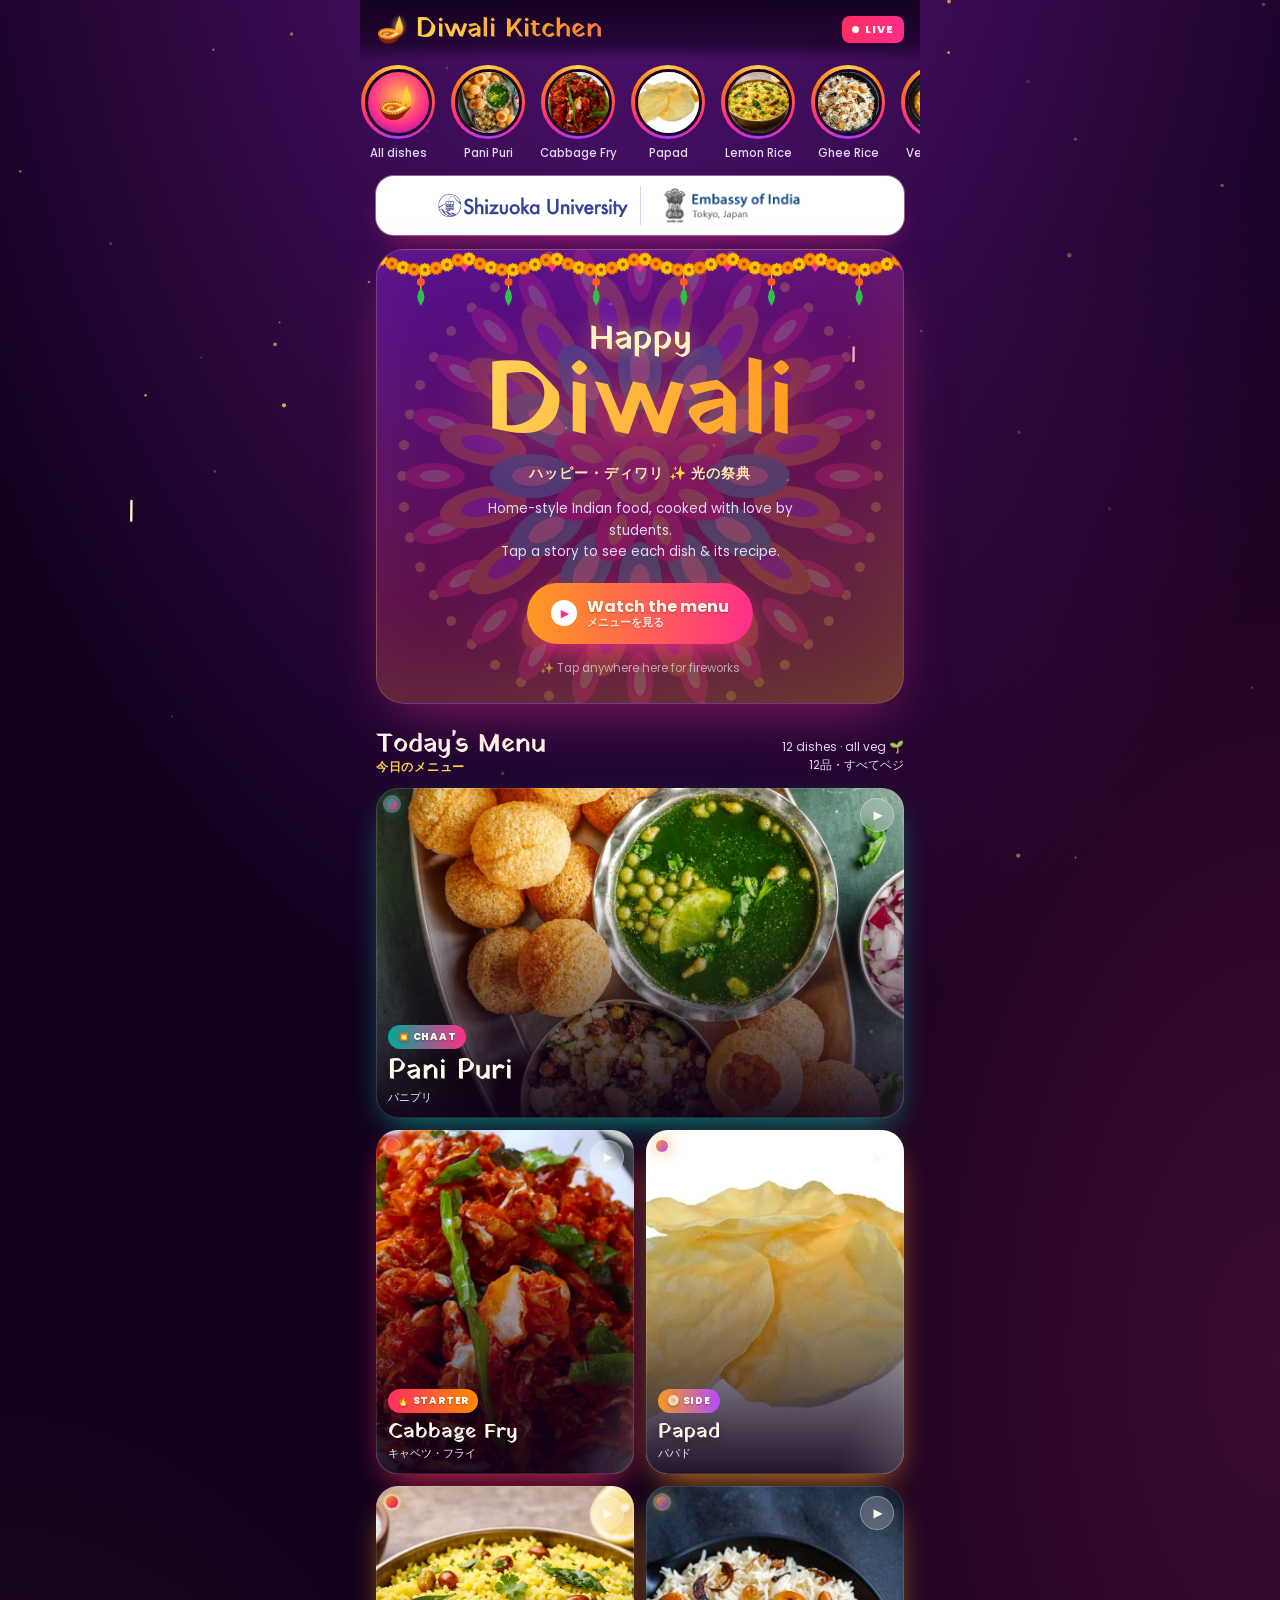
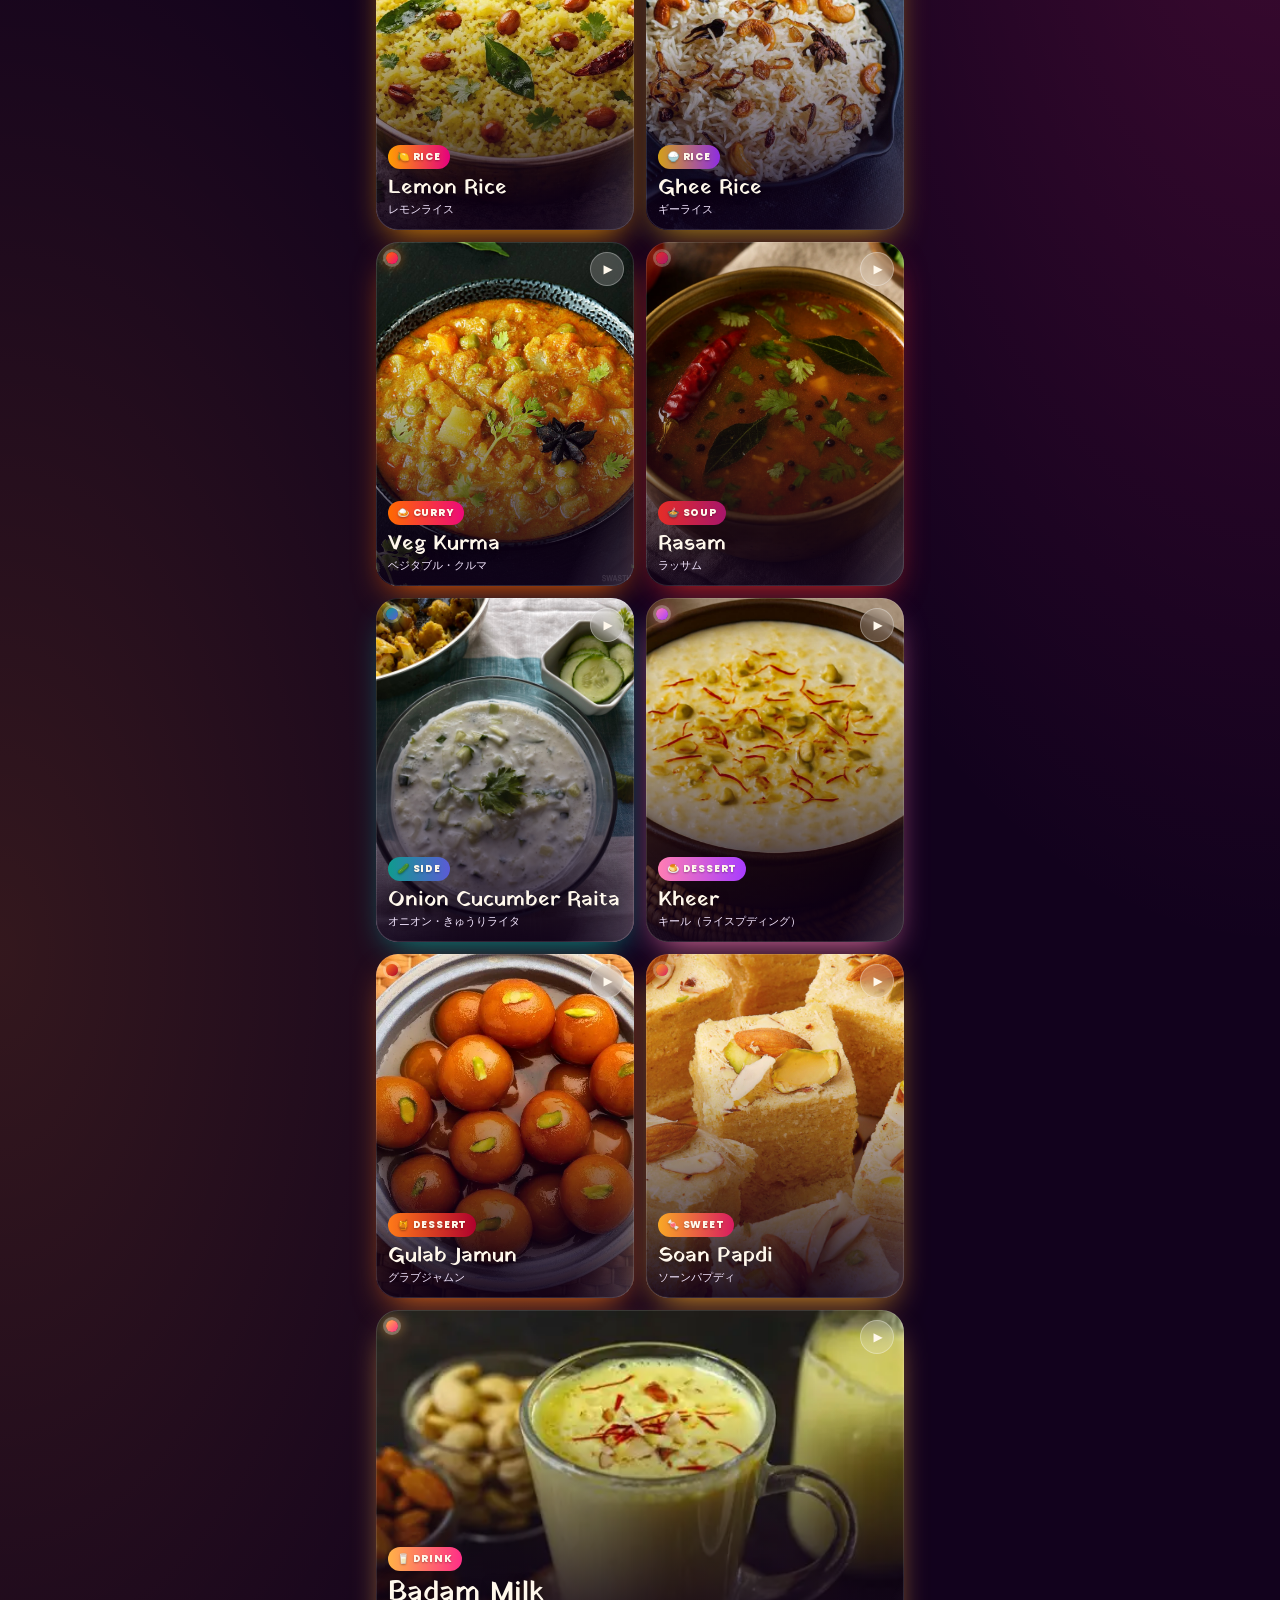
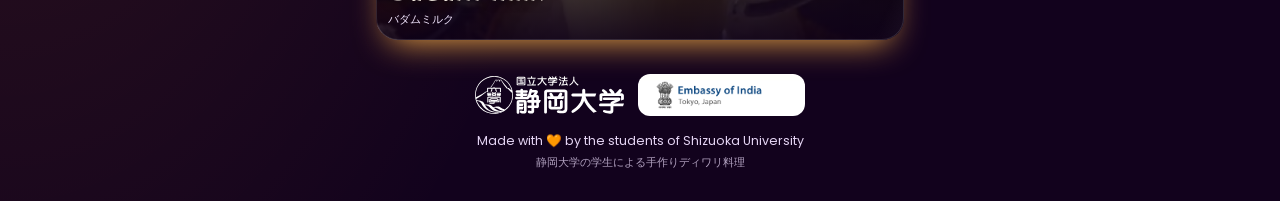
<file: index.html>
<!doctype html>
<html lang="en">
<head>
<meta charset="utf-8">
<meta name="viewport" content="width=device-width, initial-scale=1, viewport-fit=cover">
<meta name="theme-color" content="#14021f">
<meta name="description" content="Diwali Kitchen — the student-made Diwali food menu at Shizuoka University.">
<title>Diwali Kitchen · Menu</title>
<link rel="icon" href="data:image/svg+xml,<svg xmlns='http://www.w3.org/2000/svg' viewBox='0 0 100 100'><text y='.9em' font-size='90'>🪔</text></svg>">
<link rel="preconnect" href="https://fonts.googleapis.com">
<link rel="preconnect" href="https://fonts.gstatic.com" crossorigin>
<link href="https://fonts.googleapis.com/css2?family=Poppins:wght@400;500;600;700;800&family=Yatra+One&display=swap" rel="stylesheet">
<link rel="stylesheet" href="style.css">
</head>
<body>
<canvas id="sky" aria-hidden="true"></canvas>

<main class="home" id="home">
  <header class="topbar">
    <div class="logo"><span class="diya" aria-hidden="true">🪔</span><span class="logo-text" id="logoText">Diwali Kitchen</span></div>
    <span class="live"><i></i>LIVE</span>
  </header>

  <nav class="tray" id="tray" aria-label="Menu stories"></nav>

  <div class="partners">
    <img src="images/logos/su-wordmark.png" alt="Shizuoka University">
    <i aria-hidden="true"></i>
    <img src="images/logos/embassy-of-india.png" alt="Embassy of India, Tokyo, Japan">
  </div>

  <section class="hero" id="hero">
    <div class="toran" id="toran" aria-hidden="true"></div>
    <div class="rangoli" id="rangoli" aria-hidden="true"></div>
    <div class="hero-inner">
      <h1><span class="h-happy">Happy</span><span class="h-diwali">Diwali</span></h1>
      <p class="hero-jp">ハッピー・ディワリ ✨ 光の祭典</p>
      <p class="hero-sub">Home-style Indian food, cooked with love by students.<br>Tap a story to see each dish &amp; its recipe.</p>
      <button class="cta" id="watchAll"><span class="cta-play">▶</span><span class="cta-t">Watch the menu<small>メニューを見る</small></span></button>
      <p class="hero-hint">✨ Tap anywhere here for fireworks</p>
    </div>
  </section>

  <section class="menu">
    <div class="menu-head">
      <h2>Today's Menu <small>今日のメニュー</small></h2>
      <p id="count"></p>
    </div>
    <div class="grid" id="grid"></div>
  </section>

  <footer class="foot">
    <div class="foot-logos">
      <img class="f-su" src="images/logos/su-logo-white.svg" alt="Shizuoka University 静岡大学">
      <span class="f-emb"><img src="images/logos/embassy-of-india.png" alt="Embassy of India, Tokyo, Japan"></span>
    </div>
    <p>Made with 🧡 by the students of Shizuoka University</p>
    <p class="foot-jp">静岡大学の学生による手作りディワリ料理</p>
  </footer>
</main>

<!-- Story viewer -->
<div class="viewer" id="viewer" role="dialog" aria-modal="true" aria-label="Menu story">
  <div class="viewer-bg" id="viewerBg"></div>
  <div class="stage" id="stage">
    <div class="react-tray" id="reactTray" aria-label="Reactions">
      <button data-emo="😍">😍</button><button data-emo="🔥">🔥</button><button data-emo="🤤">🤤</button><button data-emo="👏">👏</button><button data-emo="🪔">🪔</button><button data-emo="✨">✨</button>
    </div>
    <div class="coach" id="coach" hidden>
      <div class="coach-row">
        <div><span>👈</span>Tap<br><small>previous</small></div>
        <div><span>✋</span>Hold<br><small>pause</small></div>
        <div><span>👉</span>Tap<br><small>next dish</small></div>
      </div>
      <div class="coach-up"><span>☝️</span>Swipe up for the recipe<br><small>上にスワイプでレシピ</small></div>
      <button class="coach-ok" id="coachOk">Got it! 🪔</button>
    </div>
    <div class="sheet-wrap" id="sheetWrap">
      <div class="sheet-backdrop" data-act="sheet-close"></div>
      <div class="sheet" id="sheet" role="dialog" aria-label="Recipe">
        <div class="sheet-grab" id="sheetGrab"><i></i></div>
        <button class="sheet-x" data-act="sheet-close" aria-label="Close recipe">✕</button>
        <div class="sheet-body" id="sheetBody"></div>
      </div>
    </div>
  </div>
</div>

<div class="toast" id="toast" role="status" aria-live="polite"></div>

<script src="menu.js"></script>
<script src="app.js"></script>
</body>
</html>
</file>
<file: style.css>
:root{
  --bg:#12021d;
  --gold:#ffd34d;
  --marigold:#ff9a1f;
  --pink:#ff2e88;
  --violet:#a83cff;
  --teal:#19d3c5;
  --text:#fff8ec;
  --muted:#e6d6f5;
  --glass:rgba(255,255,255,.13);
  --glass-line:rgba(255,255,255,.24);
  --safe-t:env(safe-area-inset-top,0px);
  --safe-b:env(safe-area-inset-bottom,0px);
  --dur:8s;
}
*{box-sizing:border-box;margin:0;padding:0;-webkit-tap-highlight-color:transparent}
html{background:var(--bg)}
body{
  min-height:100vh;
  background:
    radial-gradient(90% 60% at 50% -10%,#5a137f 0%,rgba(90,19,127,0) 70%),
    radial-gradient(70% 50% at 100% 40%,rgba(255,46,136,.18),transparent 70%),
    radial-gradient(70% 50% at 0% 75%,rgba(255,154,31,.14),transparent 70%),
    var(--bg);
  color:var(--text);
  font-family:Poppins,"Hiragino Sans","Hiragino Kaku Gothic ProN","Noto Sans JP","Yu Gothic",system-ui,sans-serif;
  overflow-x:hidden;
  -webkit-font-smoothing:antialiased;
}
body.lock{overflow:hidden}
button{font:inherit;color:inherit;background:none;border:0;cursor:pointer}
img{display:block;-webkit-user-drag:none;user-select:none}
#sky{position:fixed;inset:0;width:100%;height:100%;pointer-events:none;z-index:0}

/* ---------- HOME ---------- */
.home{position:relative;z-index:1;max-width:560px;margin:0 auto;padding-bottom:calc(30px + var(--safe-b))}
.topbar{
  position:sticky;top:0;z-index:5;display:flex;align-items:center;justify-content:space-between;
  padding:calc(var(--safe-t) + 10px) 16px 10px;
  background:linear-gradient(rgba(18,2,29,.92),rgba(18,2,29,.6) 75%,rgba(18,2,29,0));
  -webkit-backdrop-filter:blur(10px);backdrop-filter:blur(10px);
}
.logo{display:flex;align-items:center;gap:8px}
.logo-text{
  font-family:"Yatra One",serif;font-size:27px;line-height:1;
  background:linear-gradient(90deg,#ffd34d,#ff9a1f,#ff2e88,#c86bff,#ffd34d);background-size:300% 100%;
  -webkit-background-clip:text;background-clip:text;color:transparent;animation:shine 7s linear infinite;
}
.diya{font-size:26px;display:inline-block;animation:flicker 1.8s ease-in-out infinite}
.live{display:inline-flex;align-items:center;gap:6px;font-size:11px;font-weight:800;letter-spacing:.1em;padding:5px 10px;border-radius:8px;background:linear-gradient(90deg,#ff2e63,#ff2e88)}
.live i{width:7px;height:7px;border-radius:50%;background:#fff;animation:pulse 1.2s ease-in-out infinite}

/* story tray */
.tray{display:flex;gap:14px;overflow-x:auto;padding:6px 16px 14px;scrollbar-width:none;scroll-snap-type:x proximity}
.tray::-webkit-scrollbar{display:none}
.ring{flex:0 0 auto;display:flex;flex-direction:column;align-items:center;gap:6px;width:76px;scroll-snap-align:start;
  animation:pop .7s cubic-bezier(.2,1.5,.4,1) both;animation-delay:calc(var(--k)*90ms)}
.ring-border{position:relative;width:74px;height:74px;border-radius:50%;padding:3.5px;isolation:isolate;transition:transform .2s}
.ring-border::before{content:"";position:absolute;inset:0;border-radius:50%;z-index:-1;
  background:conic-gradient(#ffd34d,#ff7a18,#ff2e88,#a83cff,#ff2e88,#ff7a18,#ffd34d);animation:spin 3.2s linear infinite}
.ring-border img,.ring-all{width:100%;height:100%;border-radius:50%;object-fit:cover;border:3px solid #1a0429;background:#2a0845}
.ring-all{display:grid;place-items:center;font-size:32px;background:radial-gradient(circle at 50% 40%,#ffb347,#ff2e88 60%,#6a11cb)}
.ring.seen .ring-border::before{background:#5d4c6e;animation:none}
.ring-label{font-size:11.5px;font-weight:500;max-width:78px;white-space:nowrap;overflow:hidden;text-overflow:ellipsis;color:var(--muted)}
.ring:active .ring-border{transform:scale(.9)}

/* partner logos */
.partners{margin:0 16px 14px;padding:10px 14px;border-radius:18px;background:#fff;display:flex;align-items:center;justify-content:center;gap:12px;
  box-shadow:0 12px 30px -14px rgba(255,46,136,.7),0 0 0 1px rgba(255,255,255,.4);animation:rise .7s cubic-bezier(.2,.9,.3,1) .2s both}
.partners img{width:calc(50% - 13px);max-width:190px;height:auto;object-fit:contain}
.partners i{width:1px;align-self:stretch;background:#ddd3e8}

/* hero */
.hero{position:relative;margin:4px 16px 26px;border-radius:28px;overflow:hidden;min-height:420px;
  background:linear-gradient(160deg,rgba(106,17,203,.55),rgba(255,46,136,.25) 55%,rgba(255,154,31,.3));
  border:1px solid rgba(255,255,255,.18);box-shadow:0 20px 60px -20px rgba(255,46,136,.55),inset 0 0 80px rgba(255,211,77,.08);
  cursor:pointer;user-select:none}
.toran{position:absolute;top:0;left:0;right:0;height:56px;z-index:2;pointer-events:none}
.toran svg{display:block;width:100%;height:56px}
.rangoli{position:absolute;left:50%;top:50%;width:520px;height:520px;margin:-260px 0 0 -260px;opacity:.2;animation:spin 70s linear infinite;pointer-events:none}
.rangoli svg{width:100%;height:100%}
.hero-inner{position:relative;z-index:1;padding:70px 22px 26px;text-align:center}
.hero h1{font-family:"Yatra One",serif;font-weight:400;line-height:.95;margin:4px 0 8px}
.h-happy{display:block;font-size:34px;color:#fff3c4;text-shadow:0 0 20px rgba(255,211,77,.6)}
.h-diwali{display:block;font-size:clamp(64px,21vw,104px);
  background:linear-gradient(90deg,#ffe066,#ff9a1f,#ff2e88,#ffe066);background-size:250% 100%;
  -webkit-background-clip:text;background-clip:text;color:transparent;animation:shine 5s linear infinite;
  filter:drop-shadow(0 6px 24px rgba(255,120,40,.55))}
.hero-jp{font-size:14px;font-weight:600;color:#ffe9b3;letter-spacing:.08em}
.hero-sub{font-size:13.5px;line-height:1.6;color:var(--muted);margin:14px auto 20px;max-width:330px}
.cta{position:relative;display:inline-flex;align-items:center;gap:10px;padding:15px 24px;border-radius:99px;font-weight:700;font-size:16px;overflow:hidden;
  background:linear-gradient(90deg,#ff9a1f,#ff2e88,#a83cff);background-size:200% 100%;animation:shine 4s linear infinite,glow 2.2s ease-in-out infinite;
  box-shadow:0 10px 30px -8px #ff2e88;text-shadow:0 1px 2px rgba(0,0,0,.3)}
.cta-t{display:flex;flex-direction:column;align-items:flex-start;line-height:1.15;white-space:nowrap}
.cta small{font-size:11px;font-weight:600;opacity:.9}
.cta-play{width:26px;height:26px;border-radius:50%;background:#fff;color:#ff2e88;display:grid;place-items:center;font-size:11px;text-shadow:none;padding-left:2px}
.cta:active{transform:scale(.96)}
.hero-hint{margin-top:16px;font-size:11.5px;color:rgba(255,255,255,.6)}

/* menu grid */
.menu{padding:0 16px}
.menu-head{display:flex;align-items:baseline;justify-content:space-between;gap:10px;margin-bottom:14px}
.menu-head h2{font-family:"Yatra One",serif;font-weight:400;font-size:26px;white-space:nowrap;line-height:1.15}
.menu-head h2 small{display:block;font-family:Poppins,sans-serif;font-size:12px;font-weight:600;color:var(--gold);letter-spacing:.06em}
.menu-head p{font-size:12px;color:var(--muted);text-align:right;white-space:nowrap}
.grid{display:grid;grid-template-columns:1fr 1fr;gap:12px}
.card{position:relative;border-radius:22px;overflow:hidden;aspect-ratio:3/4;background:#2a0845;text-align:left;isolation:isolate;
  box-shadow:0 14px 34px -14px var(--a1);outline:1.5px solid rgba(255,255,255,.12);outline-offset:-1.5px;
  animation:rise .8s cubic-bezier(.2,.9,.3,1) both;animation-delay:calc(var(--k)*110ms + 250ms);transition:transform .2s}
.card.wide{grid-column:span 2;aspect-ratio:16/10}
.card img{position:absolute;inset:0;width:100%;height:100%;object-fit:cover;z-index:-2;transition:transform 1.2s ease}
.card:hover img{transform:scale(1.07)}
.card:active{transform:scale(.97)}
.card::after{content:"";position:absolute;inset:0;z-index:-1;background:linear-gradient(to top,rgba(14,0,24,.92) 0%,rgba(14,0,24,.35) 45%,rgba(14,0,24,0) 70%)}
.card::before{content:"";position:absolute;inset:0;z-index:1;pointer-events:none;
  background:linear-gradient(115deg,transparent 35%,rgba(255,255,255,.28) 50%,transparent 65%);background-size:250% 100%;background-position:150% 0;
  animation:sweep 5s ease-in-out infinite;animation-delay:calc(var(--k)*600ms + 1.5s)}
.c-play{position:absolute;top:10px;right:10px;width:34px;height:34px;border-radius:50%;display:grid;place-items:center;font-size:12px;padding-left:2px;
  background:rgba(255,255,255,.2);-webkit-backdrop-filter:blur(8px);backdrop-filter:blur(8px);border:1px solid rgba(255,255,255,.3)}
.c-ring{position:absolute;top:10px;left:10px;width:12px;height:12px;border-radius:50%;background:linear-gradient(135deg,var(--a1),var(--a2));box-shadow:0 0 0 3px rgba(255,255,255,.25),0 0 14px var(--a1)}
.card.seen .c-ring{background:#8d7d9c;box-shadow:0 0 0 3px rgba(255,255,255,.15)}
.c-info{position:absolute;left:12px;right:12px;bottom:12px}
.c-cat{display:inline-block;font-size:10px;font-weight:800;letter-spacing:.08em;text-transform:uppercase;padding:4px 9px;border-radius:99px;
  background:linear-gradient(90deg,var(--a1),var(--a2));text-shadow:0 1px 2px rgba(0,0,0,.3)}
.c-name{display:block;font-family:"Yatra One",serif;font-size:21px;line-height:1.1;margin-top:7px;text-shadow:0 2px 10px rgba(0,0,0,.5)}
.card.wide .c-name{font-size:28px}
.c-jp{display:block;font-size:11px;color:#f3e6ff;margin-top:2px}

.foot{text-align:center;font-size:12.5px;color:var(--muted);padding:34px 20px 0}
.foot-logos{display:flex;align-items:center;justify-content:center;gap:14px;flex-wrap:wrap;margin-bottom:16px}
.f-su{height:38px;width:auto}
.f-emb{display:inline-block;background:#fff;border-radius:12px;padding:6px 10px}
.f-emb img{height:30px;width:auto}
.foot-jp{font-size:11px;opacity:.75;margin-top:4px}

/* ---------- VIEWER ---------- */
.viewer{position:fixed;inset:0;z-index:50;background:#06000b;display:none;overflow:hidden;touch-action:none;overscroll-behavior:none;user-select:none;-webkit-user-select:none}
.viewer.open{display:block}
.viewer.opening{animation:vOpen .45s cubic-bezier(.2,.9,.3,1) both}
.viewer.closing{animation:vClose .36s cubic-bezier(.5,0,.8,.4) both}
.viewer-bg{position:absolute;inset:-60px;background-size:cover;background-position:center;filter:blur(40px) brightness(.45) saturate(1.5);transition:background-image .4s}
.stage{position:absolute;top:0;bottom:0;left:0;right:0;margin:0 auto;width:min(100vw,calc(100vh * 9 / 16));width:min(100vw,calc(100dvh * 9 / 16));
  perspective:1300px;overflow:hidden;transition:transform .28s cubic-bezier(.2,.9,.3,1)}
@media (min-width:640px){
  .stage{top:2vh;bottom:2vh;border-radius:18px;width:min(100vw,calc(96vh * 9 / 16));box-shadow:0 30px 80px rgba(0,0,0,.6)}
}

.face{position:absolute;inset:0;overflow:hidden;background:#140220;-webkit-backface-visibility:hidden;backface-visibility:hidden}
.s-media{position:absolute;inset:0;overflow:hidden}
.s-media img{width:100%;height:100%;object-fit:cover;transform:scale(1.02)}
.face.live .kb{animation:kb var(--dur) ease-out forwards}
.s-shade{position:absolute;inset:0;pointer-events:none;
  background:linear-gradient(to bottom,rgba(0,0,0,.6) 0%,rgba(0,0,0,0) 17%,rgba(0,0,0,0) 34%,rgba(12,0,22,.55) 52%,rgba(12,0,22,.92) 76%,#0c0016 100%)}
.s-tint{position:absolute;inset:0;pointer-events:none;mix-blend-mode:soft-light;opacity:.55;
  background:radial-gradient(80% 60% at 20% 100%,var(--a1),transparent 70%),radial-gradient(70% 50% at 100% 70%,var(--a2),transparent 70%)}
.s-glitter{position:absolute;inset:0;pointer-events:none;overflow:hidden}
.s-glitter i{position:absolute;bottom:-12px;width:var(--s);height:var(--s);border-radius:50%;opacity:0;
  background:radial-gradient(circle,#fff 0 20%,var(--a2) 45%,transparent 70%);animation:glit var(--t) linear var(--dl) infinite}

.bars{position:absolute;z-index:6;top:calc(var(--safe-t) + 8px);left:8px;right:8px;display:flex;gap:4px;transition:opacity .2s}
.bars i{flex:1;height:3px;border-radius:3px;background:rgba(255,255,255,.32);overflow:hidden}
.bars b{display:block;height:100%;background:#fff;transform:scaleX(0);transform-origin:left center;box-shadow:0 0 6px rgba(255,255,255,.8)}
.bars i.done b{transform:scaleX(1)}
.bars i.run b{animation:fill var(--dur) linear forwards}
.viewer.paused .bars i.run b,.viewer.paused .face.live .kb{animation-play-state:paused}

.s-head{position:absolute;z-index:6;top:calc(var(--safe-t) + 20px);left:10px;right:6px;display:flex;align-items:center;gap:10px;transition:opacity .2s}
.s-av{width:38px;height:38px;border-radius:50%;padding:2px;background:conic-gradient(#ffd34d,#ff2e88,#a83cff,#ffd34d);flex:none}
.s-av img{width:100%;height:100%;border-radius:50%;object-fit:cover;border:2px solid #140220}
.s-who{flex:1;min-width:0;line-height:1.2;text-shadow:0 1px 4px rgba(0,0,0,.6)}
.s-who b{display:block;font-size:14px;font-weight:700}
.s-who small{font-size:11.5px;color:rgba(255,255,255,.82)}
.s-btn{width:40px;height:40px;border-radius:50%;font-size:17px;display:grid;place-items:center;text-shadow:0 1px 4px rgba(0,0,0,.6)}
.s-btn:active{background:rgba(255,255,255,.15)}

.s-content{position:absolute;z-index:5;left:18px;right:18px;bottom:calc(var(--safe-b) + 120px);pointer-events:none;transition:opacity .2s}
.s-content button{pointer-events:auto}
.sticker{display:inline-block;background:#fff;color:#1a0429;font-weight:800;font-size:13px;letter-spacing:.04em;text-transform:uppercase;padding:7px 13px;border-radius:12px;
  box-shadow:0 8px 24px -6px var(--a1),0 0 0 3px var(--a1);transform:rotate(-5deg) scale(0)}
.face.live .sticker{animation:stick .6s cubic-bezier(.2,1.6,.4,1) .15s forwards}
.s-name{font-family:"Yatra One",serif;font-weight:400;font-size:clamp(42px,13vw,60px);line-height:1;margin:14px 0 4px;color:#fff;
  text-shadow:0 0 18px var(--a1),0 0 42px var(--a2),0 3px 0 rgba(0,0,0,.25)}
.s-name.long{font-size:clamp(34px,10.5vw,50px)}
.s-name .w{display:inline-block;white-space:nowrap}
.s-name .l{display:inline-block;opacity:0;transform:translateY(40px) rotate(12deg) scale(.6)}
.face.live .s-name .l{animation:letter .65s cubic-bezier(.2,1.5,.4,1) forwards;animation-delay:calc(var(--d) + 250ms)}
.s-jp{font-size:15px;font-weight:700;color:#ffe9b3;letter-spacing:.06em}
.s-tag{font-size:14.5px;line-height:1.5;margin-top:10px;color:#fff;text-shadow:0 1px 6px rgba(0,0,0,.6)}
.s-tagjp{font-size:12px;line-height:1.55;margin-top:4px;color:rgba(255,255,255,.78)}
.fade-in{opacity:0;transform:translateY(14px)}
.face.live .fade-in{animation:fadeUp .6s ease forwards;animation-delay:var(--fd,.6s)}
.chips{display:flex;flex-wrap:wrap;gap:7px;margin-top:12px}
.chip{display:inline-flex;align-items:center;gap:6px;font-size:12px;font-weight:600;padding:6px 11px;border-radius:99px;
  background:var(--glass);border:1px solid var(--glass-line);-webkit-backdrop-filter:blur(10px);backdrop-filter:blur(10px)}
.chip.price{background:linear-gradient(90deg,var(--a1),var(--a2));border:0}
.veg-dot{width:12px;height:12px;border:1.5px solid #3ddc84;border-radius:3px;display:grid;place-items:center}
.veg-dot::after{content:"";width:6px;height:6px;border-radius:50%;background:#3ddc84}
.s-allergy{font-size:11.5px;color:#ffd9a8;margin-top:9px}
.mention{display:inline-flex;align-items:center;gap:6px;margin-top:12px;padding:8px 14px;border-radius:12px;font-weight:700;font-size:13px;
  background:rgba(255,255,255,.92);color:#1a0429;transform:rotate(2deg);box-shadow:0 6px 20px -6px var(--a2)}
.mention b{background:linear-gradient(90deg,var(--a1),var(--a2));-webkit-background-clip:text;background-clip:text;color:transparent}
.mention:active{transform:rotate(2deg) scale(.95)}

.swipe-hint{position:absolute;z-index:5;left:0;right:0;bottom:calc(var(--safe-b) + 80px);text-align:center;font-size:11.5px;font-weight:600;color:rgba(255,255,255,.85);pointer-events:none;transition:opacity .2s}
.swipe-hint span{display:block;font-size:16px;line-height:.7;animation:bob 1.3s ease-in-out infinite}
.s-foot{position:absolute;z-index:6;left:12px;right:12px;bottom:calc(var(--safe-b) + 16px);display:flex;align-items:center;gap:10px;transition:opacity .2s}
.recipe-btn{flex:1;position:relative;height:54px;border-radius:99px;font-weight:700;font-size:15.5px;overflow:hidden;
  display:flex;align-items:center;justify-content:center;gap:8px;text-shadow:0 1px 3px rgba(0,0,0,.35);
  background:linear-gradient(90deg,var(--a1),var(--a2),var(--a1));background-size:200% 100%;
  box-shadow:inset 0 0 0 2px rgba(255,255,255,.45),0 10px 30px -8px var(--a1);animation:shine 3s linear infinite,glowA 2s ease-in-out infinite}
.recipe-btn small{font-size:11px;opacity:.9}
.recipe-btn::after{content:"";position:absolute;inset:0;background:linear-gradient(115deg,transparent 35%,rgba(255,255,255,.45) 50%,transparent 65%);background-size:250% 100%;animation:sweep 2.6s ease-in-out infinite}
.recipe-btn:active{transform:scale(.97)}
.icon-btn{width:54px;height:54px;border-radius:50%;flex:none;font-size:24px;display:grid;place-items:center;
  background:var(--glass);border:1px solid var(--glass-line);-webkit-backdrop-filter:blur(10px);backdrop-filter:blur(10px)}
.icon-btn:active{transform:scale(.9)}
.like.on{background:rgba(255,46,99,.25);border-color:rgba(255,46,99,.6)}

.viewer.holding .bars,.viewer.holding .s-head,.viewer.holding .s-content,.viewer.holding .swipe-hint,.viewer.holding .s-foot{opacity:0}

.big-heart{position:absolute;left:50%;top:42%;z-index:20;font-size:120px;pointer-events:none;transform:translate(-50%,-50%) scale(0);animation:bigHeart 1s cubic-bezier(.2,1.4,.4,1) forwards;filter:drop-shadow(0 10px 30px rgba(255,0,80,.6))}
.fly{position:absolute;z-index:30;pointer-events:none;will-change:transform,opacity;line-height:1}

/* reactions */
.react-tray{position:absolute;z-index:15;right:12px;bottom:calc(var(--safe-b) + 82px);display:flex;gap:4px;padding:8px 10px;border-radius:99px;
  background:rgba(20,2,32,.78);border:1px solid var(--glass-line);-webkit-backdrop-filter:blur(14px);backdrop-filter:blur(14px);
  transform:translateY(20px) scale(.6);transform-origin:90% 100%;opacity:0;pointer-events:none;transition:.28s cubic-bezier(.2,1.4,.4,1)}
.react-tray.open{transform:none;opacity:1;pointer-events:auto}
.react-tray button{font-size:28px;width:44px;height:44px;border-radius:50%;transition:transform .15s}
.react-tray button:active{transform:scale(1.35)}
.react-tray.open button{animation:pop .45s cubic-bezier(.2,1.6,.4,1) both}
.react-tray.open button:nth-child(2){animation-delay:.04s}.react-tray.open button:nth-child(3){animation-delay:.08s}
.react-tray.open button:nth-child(4){animation-delay:.12s}.react-tray.open button:nth-child(5){animation-delay:.16s}.react-tray.open button:nth-child(6){animation-delay:.2s}

/* coach marks */
.coach{position:absolute;inset:0;z-index:25;background:rgba(8,0,16,.82);-webkit-backdrop-filter:blur(4px);backdrop-filter:blur(4px);
  display:flex;flex-direction:column;align-items:center;justify-content:center;gap:34px;padding:24px;text-align:center;animation:fadeIn .3s ease}
.coach[hidden]{display:none}
.coach-row{display:grid;grid-template-columns:repeat(3,1fr);gap:10px;width:100%}
.coach-row div,.coach-up{font-weight:700;font-size:15px;line-height:1.3}
.coach small{font-weight:500;font-size:12px;color:var(--muted)}
.coach span{display:block;font-size:40px;margin-bottom:8px;animation:bob 1.4s ease-in-out infinite}
.coach-ok{padding:13px 28px;border-radius:99px;font-weight:700;background:linear-gradient(90deg,#ff9a1f,#ff2e88);box-shadow:0 10px 30px -8px #ff2e88}

/* recipe sheet */
.sheet-wrap{position:absolute;inset:0;z-index:40;pointer-events:none}
.sheet-wrap.open{pointer-events:auto}
.sheet-backdrop{position:absolute;inset:0;background:rgba(5,0,10,.55);opacity:0;transition:opacity .35s}
.sheet-wrap.open .sheet-backdrop{opacity:1}
.sheet{position:absolute;left:0;right:0;bottom:0;max-height:90%;display:flex;flex-direction:column;
  background:linear-gradient(180deg,rgba(52,10,82,.97),rgba(20,2,32,.98) 40%);border-top:1px solid rgba(255,255,255,.22);
  border-radius:28px 28px 0 0;box-shadow:0 -20px 60px -10px var(--a1);
  transform:translateY(105%);transition:transform .48s cubic-bezier(.2,.9,.25,1)}
.sheet-wrap.open .sheet{transform:none}
.sheet.dragging{transition:none}
.sheet-grab{flex:none;padding:10px 0 6px;display:flex;justify-content:center;touch-action:none;cursor:grab}
.sheet-grab i{width:44px;height:5px;border-radius:5px;background:rgba(255,255,255,.4)}
.sheet-x{position:absolute;top:10px;right:10px;width:36px;height:36px;border-radius:50%;background:rgba(255,255,255,.12);font-size:15px;z-index:2}
.sheet-body{overflow-y:auto;-webkit-overflow-scrolling:touch;overscroll-behavior:contain;touch-action:pan-y;padding:4px 18px calc(var(--safe-b) + 26px)}
.r-head{display:flex;gap:14px;align-items:center;margin:4px 40px 16px 0}
.r-head img{width:74px;height:74px;border-radius:20px;object-fit:cover;flex:none;box-shadow:0 0 0 3px var(--a1),0 10px 24px -8px var(--a1)}
.r-cat{font-size:11px;font-weight:800;letter-spacing:.1em;text-transform:uppercase;color:var(--gold)}
.r-head h3{font-family:"Yatra One",serif;font-weight:400;font-size:30px;line-height:1.05}
.r-jp{font-size:12.5px;color:var(--muted)}
.r-meta{display:grid;grid-template-columns:repeat(3,1fr);gap:8px;margin-bottom:14px}
.r-meta span{display:flex;flex-direction:column;align-items:center;gap:1px;padding:10px 4px;border-radius:16px;background:rgba(255,255,255,.07);border:1px solid rgba(255,255,255,.1);font-size:19px;text-align:center}
.r-meta b{font-size:13px;margin-top:2px}
.r-meta small{font-size:10.5px;color:var(--muted)}
.r-fact,.r-tip{position:relative;padding:13px 14px 13px 16px;border-radius:16px;font-size:13.5px;line-height:1.55;overflow:hidden}
.r-fact{background:linear-gradient(120deg,rgba(255,211,77,.16),rgba(255,46,136,.12));border:1px solid rgba(255,211,77,.28)}
.r-tip{background:linear-gradient(120deg,rgba(25,211,197,.16),rgba(168,60,255,.14));border:1px solid rgba(25,211,197,.3);margin-top:6px}
.r-fact b,.r-tip b{display:block;font-size:12px;letter-spacing:.06em;text-transform:uppercase;margin-bottom:3px}
.r-fact b{color:var(--gold)}.r-tip b{color:#7ff3e9}
.sheet h4{display:flex;align-items:baseline;gap:8px;font-size:18px;font-weight:800;margin:22px 0 10px}
.sheet h4 small{font-size:12px;font-weight:600;color:var(--gold)}
.r-count{margin-left:auto;font-size:12px;font-weight:700;padding:3px 10px;border-radius:99px;background:rgba(255,255,255,.1)}
.r-progress{height:6px;border-radius:6px;background:rgba(255,255,255,.1);overflow:hidden;margin-bottom:12px}
.r-progress i{display:block;height:100%;width:0;border-radius:6px;background:linear-gradient(90deg,var(--a1),var(--a2));transition:width .35s cubic-bezier(.2,.9,.3,1)}
.ing{list-style:none}
.ing li{display:flex;gap:12px;align-items:center;padding:11px 12px;margin-bottom:7px;border-radius:14px;background:rgba(255,255,255,.06);
  font-size:14px;line-height:1.4;cursor:pointer;transition:background .2s,transform .15s;animation:fadeUp .4s ease both;animation-delay:calc(var(--k)*35ms)}
.ing li:active{transform:scale(.98)}
.ing .box{width:23px;height:23px;flex:none;border-radius:8px;border:2px solid var(--a1);display:grid;place-items:center;transition:.2s}
.ing .box::after{content:"✓";font-size:14px;font-weight:900;color:#fff;transform:scale(0);transition:transform .25s cubic-bezier(.2,1.8,.4,1)}
.ing li.on{background:rgba(255,255,255,.12)}
.ing li.on .t{text-decoration:line-through;text-decoration-color:var(--a1);opacity:.6}
.ing li.on .box{background:linear-gradient(135deg,var(--a1),var(--a2));border-color:transparent}
.ing li.on .box::after{transform:scale(1)}
.r-hint{font-size:11.5px;color:var(--muted);text-align:center;margin-top:4px}
.steps{list-style:none;counter-reset:s}
.steps li{position:relative;counter-increment:s;padding:4px 0 18px 48px;font-size:14px;line-height:1.55;animation:fadeUp .4s ease both;animation-delay:calc(var(--k)*50ms)}
.steps li::before{content:counter(s);position:absolute;left:0;top:0;width:34px;height:34px;border-radius:50%;display:grid;place-items:center;font-weight:800;font-size:15px;
  background:linear-gradient(135deg,var(--a1),var(--a2));box-shadow:0 6px 16px -6px var(--a1)}
.steps li::after{content:"";position:absolute;left:16px;top:38px;bottom:2px;width:2px;border-radius:2px;background:linear-gradient(var(--a1),rgba(255,255,255,0))}
.steps li:last-child::after{display:none}
.r-allergy{margin-top:16px;padding:12px 14px;border-radius:14px;font-size:13px;line-height:1.5;background:rgba(255,154,31,.1);border:1px dashed rgba(255,154,31,.5)}
.r-allergy small{display:block;font-size:11px;color:var(--muted);margin-top:4px}
.r-back{display:block;width:100%;margin-top:18px;padding:15px;border-radius:99px;font-weight:700;background:linear-gradient(90deg,var(--a1),var(--a2));text-shadow:0 1px 3px rgba(0,0,0,.3)}

/* toast */
.toast{position:fixed;left:50%;bottom:calc(var(--safe-b) + 28px);z-index:100;transform:translate(-50%,30px);opacity:0;pointer-events:none;
  padding:12px 20px;border-radius:99px;font-weight:700;font-size:14px;white-space:nowrap;
  background:linear-gradient(90deg,#ff9a1f,#ff2e88);box-shadow:0 12px 34px -10px #ff2e88;transition:.4s cubic-bezier(.2,1.4,.4,1)}
.toast.show{transform:translate(-50%,0);opacity:1}

/* ---------- CUBE TRANSITIONS ---------- */
.face.out-l{transform-origin:100% 50%;animation:cubeOutL .6s both ease-in}
.face.in-l{transform-origin:0% 50%;animation:cubeInL .6s both ease-in}
.face.out-r{transform-origin:0% 50%;animation:cubeOutR .6s both ease-in}
.face.in-r{transform-origin:100% 50%;animation:cubeInR .6s both ease-in}
@keyframes cubeOutL{50%{animation-timing-function:ease-out;transform:translateX(-50%) translateZ(-220px) rotateY(-45deg)}100%{opacity:.4;transform:translateX(-100%) rotateY(-90deg)}}
@keyframes cubeInL{0%{opacity:.4;transform:translateX(100%) rotateY(90deg)}50%{animation-timing-function:ease-out;transform:translateX(50%) translateZ(-220px) rotateY(45deg)}}
@keyframes cubeOutR{50%{animation-timing-function:ease-out;transform:translateX(50%) translateZ(-220px) rotateY(45deg)}100%{opacity:.4;transform:translateX(100%) rotateY(90deg)}}
@keyframes cubeInR{0%{opacity:.4;transform:translateX(-100%) rotateY(-90deg)}50%{animation-timing-function:ease-out;transform:translateX(-50%) translateZ(-220px) rotateY(-45deg)}}

/* ---------- KEYFRAMES ---------- */
@keyframes spin{to{transform:rotate(360deg)}}
@keyframes shine{to{background-position:-300% 0}}
@keyframes flicker{0%,100%{transform:scale(1) rotate(-2deg);filter:drop-shadow(0 0 6px #ffb300)}50%{transform:scale(1.08) rotate(2deg);filter:drop-shadow(0 0 16px #ff7a00)}}
@keyframes pulse{50%{opacity:.3;transform:scale(.7)}}
@keyframes pop{from{opacity:0;transform:scale(.3)}to{opacity:1;transform:none}}
@keyframes rise{from{opacity:0;transform:translateY(40px) scale(.94)}to{opacity:1;transform:none}}
@keyframes sweep{0%{background-position:150% 0}45%,100%{background-position:-150% 0}}
@keyframes glow{50%{box-shadow:0 10px 44px -4px #ff2e88,0 0 0 6px rgba(255,46,136,.15)}}
@keyframes glowA{50%{box-shadow:inset 0 0 0 2px rgba(255,255,255,.6),0 10px 44px -2px var(--a1)}}
@keyframes vOpen{from{transform:scale(.12);opacity:0;border-radius:50%}to{transform:none;opacity:1;border-radius:0}}
@keyframes vClose{to{transform:scale(.12);opacity:0;border-radius:50%}}
@keyframes kb{from{transform:scale(1.02) translate(0,0)}to{transform:scale(1.2) translate(var(--kx),var(--ky))}}
@keyframes fill{to{transform:scaleX(1)}}
@keyframes glit{0%{opacity:0;transform:translateY(0) scale(.6)}12%{opacity:1}50%{opacity:.4;transform:translateY(-50vh) translateX(var(--dx)) scale(1)}80%{opacity:.9}100%{opacity:0;transform:translateY(-100vh) translateX(calc(var(--dx) * -1)) scale(.5)}}
@keyframes stick{to{transform:rotate(-5deg) scale(1)}}
@keyframes letter{to{opacity:1;transform:none}}
@keyframes fadeUp{from{opacity:0;transform:translateY(14px)}to{opacity:1;transform:none}}
@keyframes fadeIn{from{opacity:0}}
@keyframes bob{50%{transform:translateY(-6px)}}
@keyframes bigHeart{0%{transform:translate(-50%,-50%) scale(0)}25%{transform:translate(-50%,-50%) scale(1.25)}40%{transform:translate(-50%,-50%) scale(.95)}70%{opacity:1;transform:translate(-50%,-50%) scale(1.05)}100%{opacity:0;transform:translate(-50%,-90%) scale(.8)}}

@media (prefers-reduced-motion:reduce){
  *,*::before,*::after{animation-duration:.01ms!important;animation-iteration-count:1!important;transition-duration:.01ms!important}
  .bars i.run b{animation-duration:var(--dur)!important}
}
</file>
